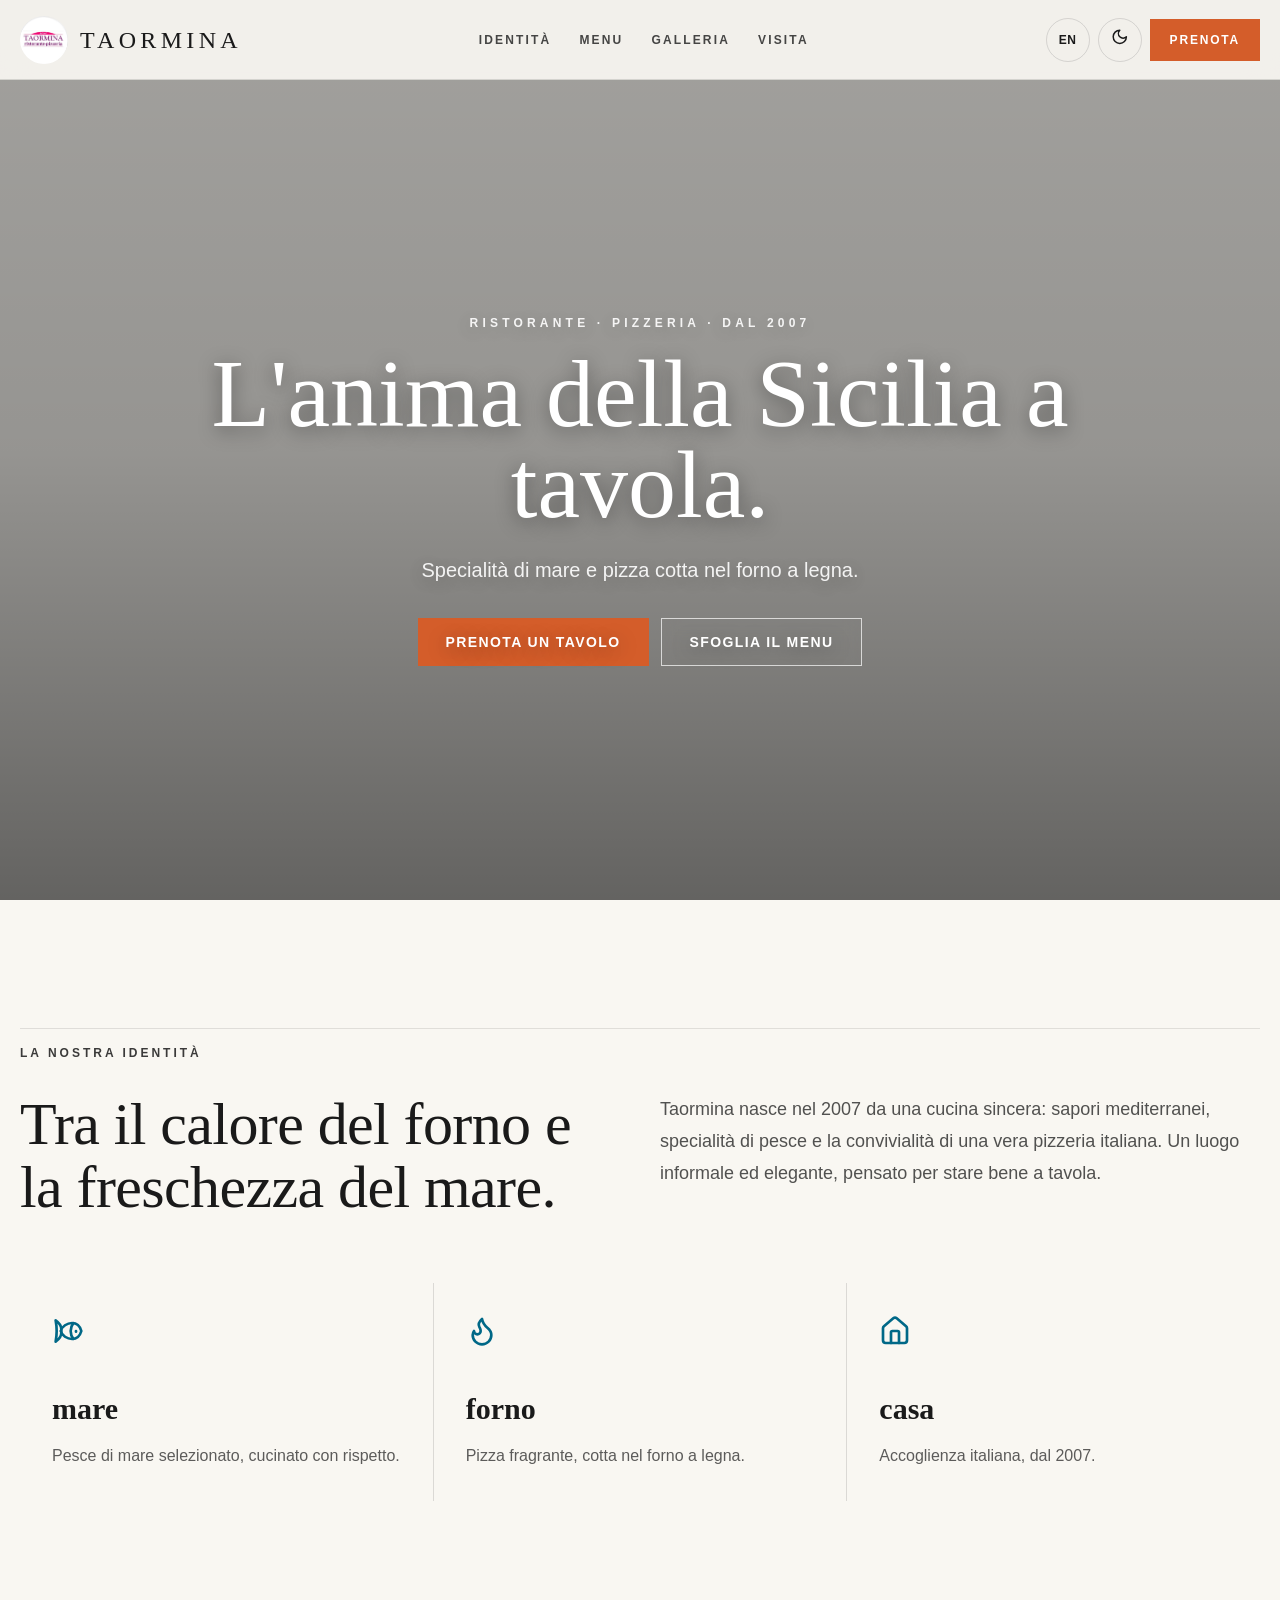
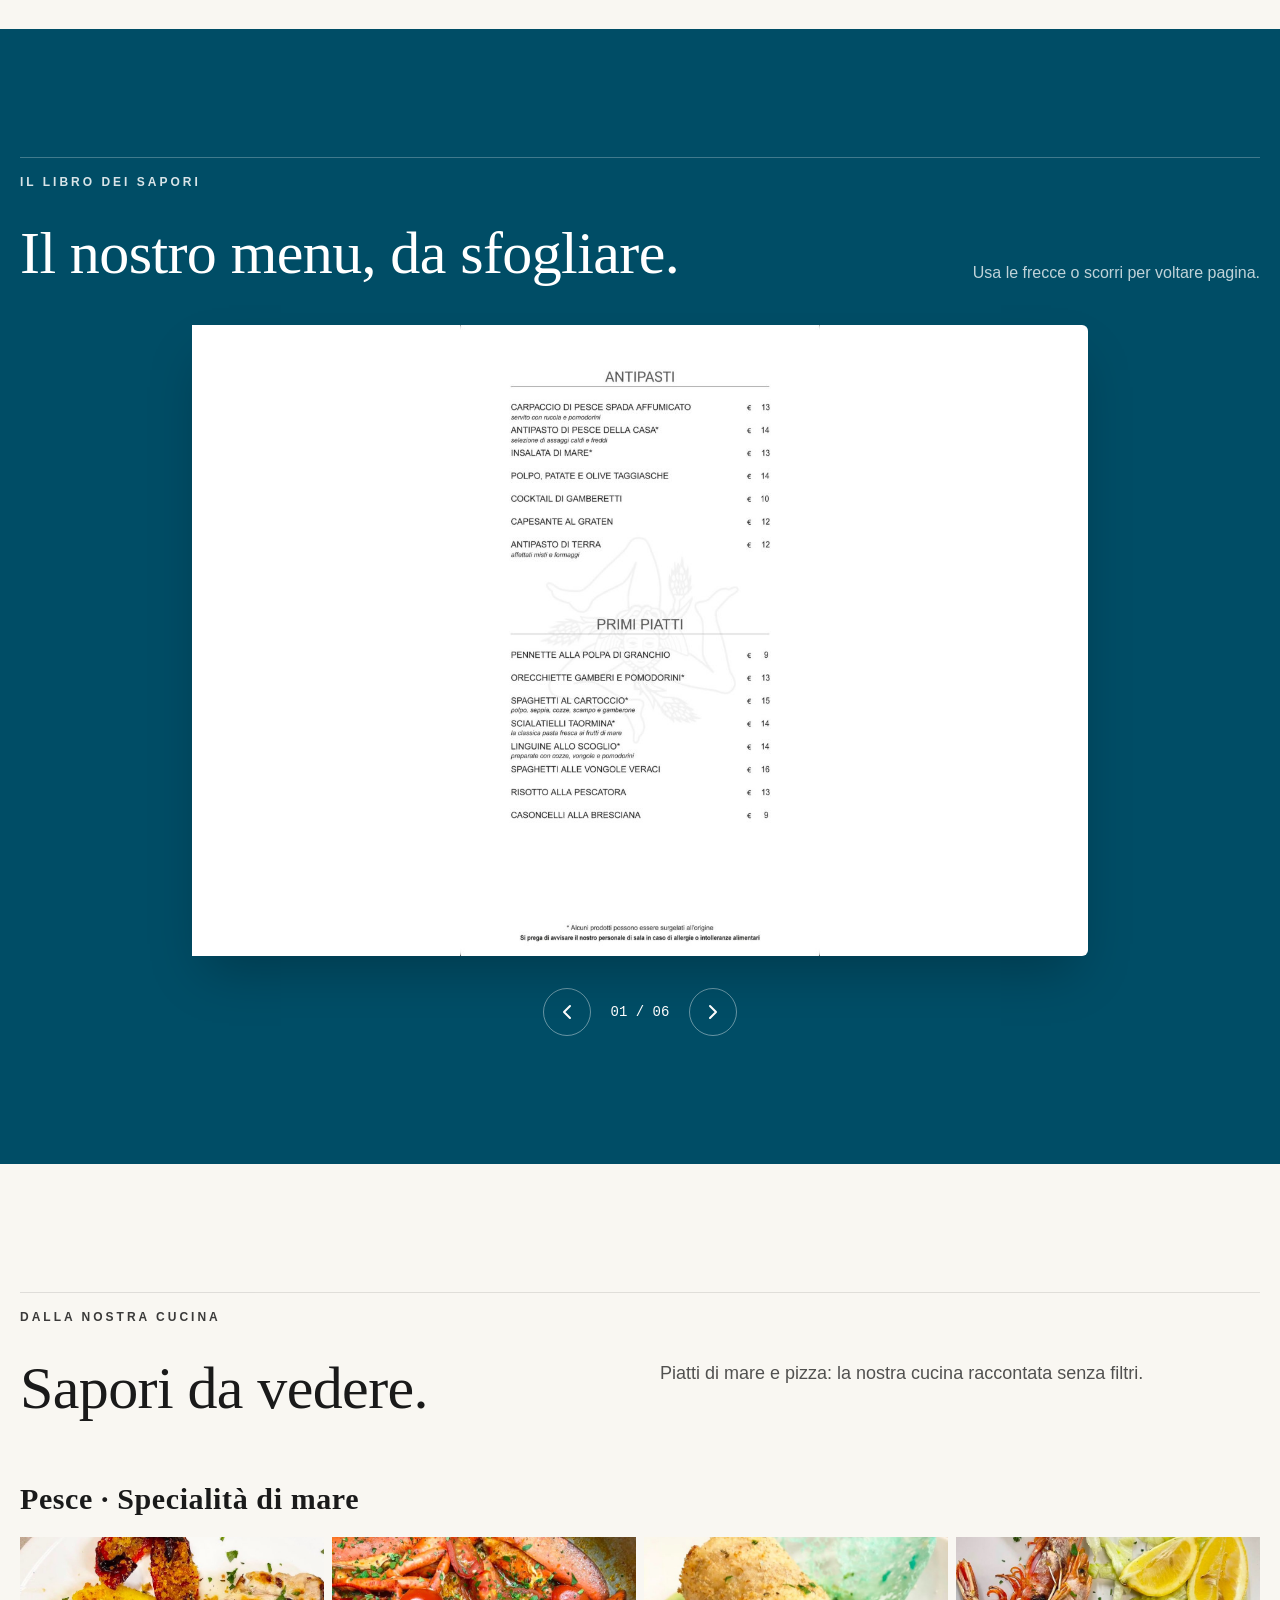
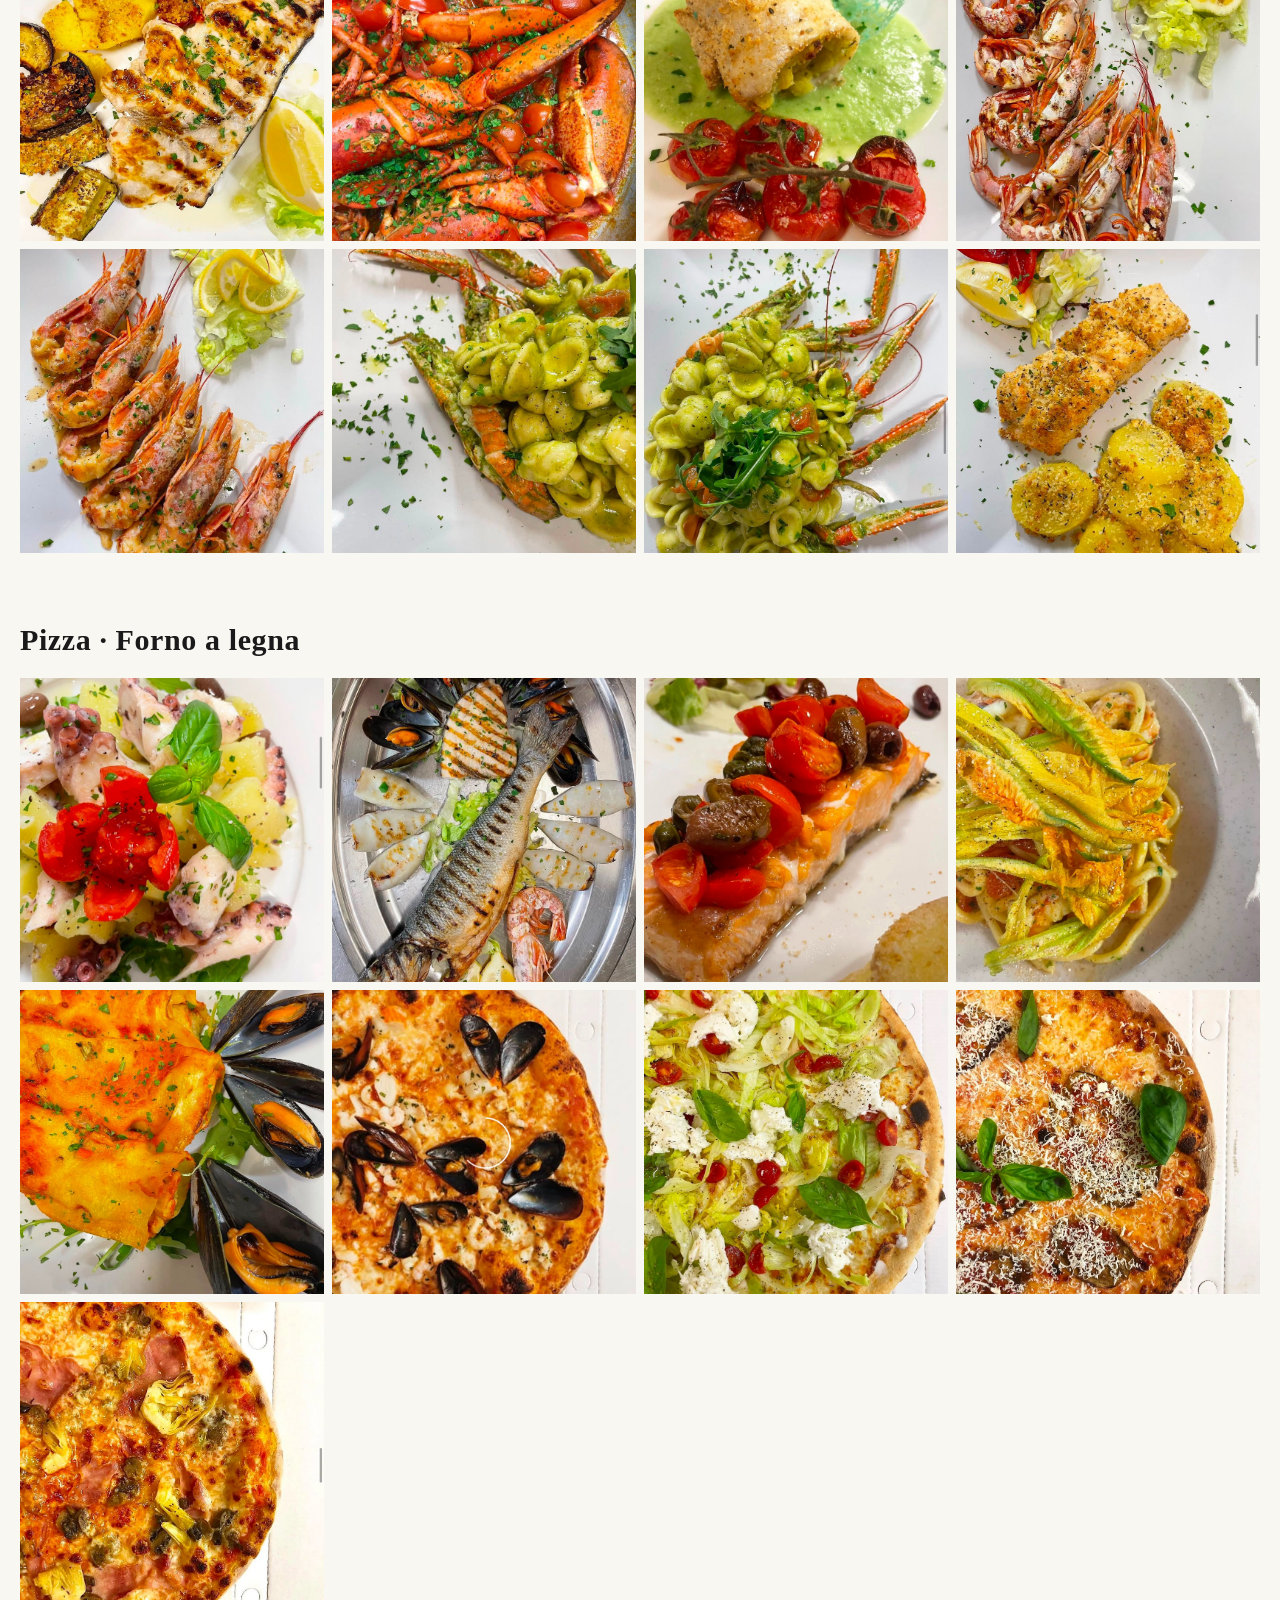
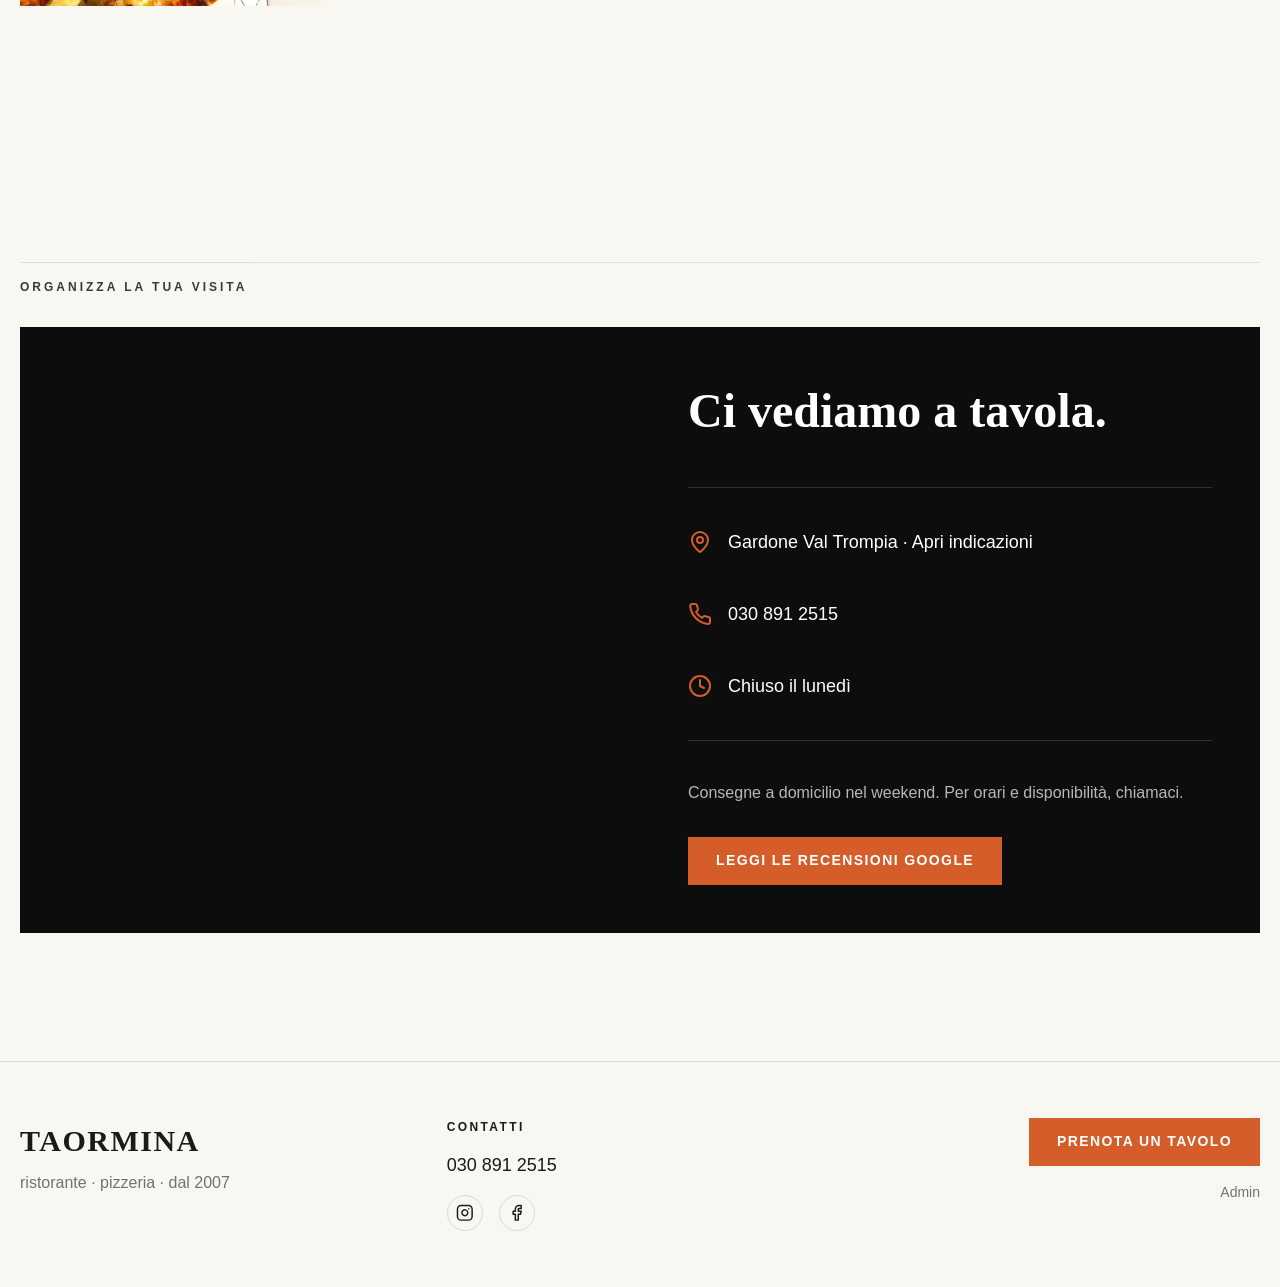
<file: index.html>
<!DOCTYPE html>
<html lang="it">
<head>
  <meta charset="utf-8">
  <meta name="viewport" content="width=device-width, initial-scale=1.0">
  <title>Taormina · Ristorante & Pizzeria</title>
  <meta name="description" content="Sito web elegante per Ristorante Pizzeria Taormina. Specialità di pesce, pizza cotta nel forno a legna dal 2007 a Gardone Val Trompia.">
  <link rel="icon" type="image/jpeg" href="assets/images/logo.jpeg">
  
  <!-- Main Stylesheet -->
  <link rel="stylesheet" href="css/style.css">
</head>
<body>

  <!-- ==================== HEADER ==================== -->
  <header class="site-header" id="header">
    <div class="header-inner">
      <!-- Brand Logo & Name -->
      <a href="index.html" class="brand-link" id="brand-link">
        <img src="assets/images/logo.jpeg" alt="Taormina Logo" class="brand-logo" id="header-logo">
        <span class="brand-name">TAORMINA</span>
      </a>

      <!-- Desktop Navigation -->
      <nav class="main-nav" id="main-nav" aria-label="Navigazione Principale">
        <a href="#identita" data-i18n="nav_identity">Identità</a>
        <a href="#menu" data-i18n="nav_menu">Menu</a>
        <a href="#galleria" data-i18n="nav_gallery">Galleria</a>
        <a href="#visita" data-i18n="nav_visit">Visita</a>
      </nav>

      <!-- Header Controls -->
      <div class="header-actions">
        <!-- Language Switcher -->
        <button class="control-btn" id="lang-toggle-btn" onclick="toggleLanguage()" aria-label="Cambia lingua" type="button">EN</button>
        
        <!-- Theme Toggle (Dark / Light) -->
        <button class="control-btn" id="theme-toggle-btn" onclick="toggleTheme()" aria-label="Cambia tema" type="button">
          <span id="theme-icon-container">
            <svg xmlns="http://www.w3.org/2000/svg" width="17" height="17" viewBox="0 0 24 24" fill="none" stroke="currentColor" stroke-width="2" stroke-linecap="round" stroke-linejoin="round">
              <path d="M12 3a6 6 0 0 0 9 9 9 9 0 1 1-9-9Z"/>
            </svg>
          </span>
        </button>

        <!-- CTA Book Table -->
        <a href="reservation.html" class="header-book-btn" id="header-book-btn" data-i18n="nav_book">Prenota</a>

        <!-- Mobile Menu Toggle -->
        <button class="menu-toggle-btn" id="mobile-menu-toggle" aria-label="Apri menu">
          <svg xmlns="http://www.w3.org/2000/svg" width="22" height="22" viewBox="0 0 24 24" fill="none" stroke="currentColor" stroke-width="2" stroke-linecap="round" stroke-linejoin="round">
            <line x1="4" x2="20" y1="12" y2="12"/><line x1="4" x2="20" y1="6" y2="6"/><line x1="4" x2="20" y1="18" y2="18"/>
          </svg>
        </button>
      </div>
    </div>
  </header>

  <!-- Mobile Drawer -->
  <div class="mobile-nav" id="mobile-nav">
    <a href="#identita" data-i18n="nav_identity">Identità</a>
    <a href="#menu" data-i18n="nav_menu">Menu</a>
    <a href="#galleria" data-i18n="nav_gallery">Galleria</a>
    <a href="#visita" data-i18n="nav_visit">Visita</a>
    <a href="reservation.html" class="cta-primary" style="margin-top: 1rem;" data-i18n="hero_btn_book">Prenota un tavolo</a>
  </div>

  <main>
    <!-- ==================== HERO SECTION ==================== -->
    <section class="hero-section" id="hero">
      <!-- Background Ambient Video -->
      <video class="hero-video" src="assets/video/hero-video.mp4" autoplay muted loop playsinline preload="auto"></video>
      <div class="hero-overlay"></div>

      <!-- Hero Content -->
      <div class="hero-content">
        <p class="hero-eyebrow" data-i18n="hero_eyebrow">Ristorante · Pizzeria · Dal 2007</p>
        <h1 class="hero-title" data-i18n="hero_title">L'anima della Sicilia a tavola.</h1>
        <p class="hero-desc" data-i18n="hero_subtitle">Specialità di mare e pizza cotta nel forno a legna.</p>
        <div class="hero-buttons">
          <a href="reservation.html" class="cta-primary" data-i18n="hero_btn_book">Prenota un tavolo</a>
          <a href="#menu" class="cta-ghost" data-i18n="hero_btn_menu">Sfoglia il menu</a>
        </div>
      </div>
    </section>

    <!-- ==================== SECTION IDENTITÀ ==================== -->
    <section class="section" id="identita">
      <div class="eyebrow" data-i18n="identity_eyebrow">La nostra identità</div>
      <div class="identity-grid">
        <h2 class="heading" data-i18n="identity_heading">Tra il calore del forno e la freschezza del mare.</h2>
        <p class="body-copy" data-i18n="identity_desc">Taormina nasce nel 2007 da una cucina sincera: sapori mediterranei, specialità di pesce e la convivialità di una vera pizzeria italiana. Un luogo informale ed elegante, pensato per stare bene a tavola.</p>
      </div>

      <!-- 3 Pillars Grid -->
      <div class="pillars-grid">
        <!-- Pillar 1: Mare / Seafood -->
        <div class="pillar-card">
          <svg class="pillar-icon" xmlns="http://www.w3.org/2000/svg" width="32" height="32" viewBox="0 0 24 24" fill="none" stroke="currentColor" stroke-width="2" stroke-linecap="round" stroke-linejoin="round">
            <path d="M6.5 12c.94-3.46 4.94-6 8.5-6 3.56 0 6.06 2.54 7 6-.94 3.47-3.44 6-7 6s-7.56-2.53-8.5-6Z"/>
            <path d="M18 12v.5"/>
            <path d="M16 17.93a9.77 9.77 0 0 1 0-11.86"/>
            <path d="M7 10.67C7 8 5.58 5.97 2.73 4 3.37 7.5 3.5 9 3.5 12c0 3-.13 4.5-.77 8 2.85-1.97 4.27-4 4.27-6.67v-2.66Z"/>
          </svg>
          <h3 class="font-display" data-i18n="pillar_sea_title">mare</h3>
          <p data-i18n="pillar_sea_desc">Pesce di mare selezionato, cucinato con rispetto.</p>
        </div>

        <!-- Pillar 2: Forno / Wood-fired -->
        <div class="pillar-card">
          <svg class="pillar-icon" xmlns="http://www.w3.org/2000/svg" width="32" height="32" viewBox="0 0 24 24" fill="none" stroke="currentColor" stroke-width="2" stroke-linecap="round" stroke-linejoin="round">
            <path d="M8.5 14.5A2.5 2.5 0 0 0 11 12c0-1.38-.5-2-1-3-1.072-2.143-.224-4.054 2-6 .5 2.5 2 4.9 4 6.5 2 1.6 3 3.5 3 5.5a7 7 0 1 1-14 0c0-1.153.433-2.294 1-3a2.5 2.5 0 0 0 2.5 2.5z"/>
          </svg>
          <h3 class="font-display" data-i18n="pillar_oven_title">forno</h3>
          <p data-i18n="pillar_oven_desc">Pizza fragrante, cotta nel forno a legna.</p>
        </div>

        <!-- Pillar 3: Casa / Hospitality -->
        <div class="pillar-card">
          <svg class="pillar-icon" xmlns="http://www.w3.org/2000/svg" width="32" height="32" viewBox="0 0 24 24" fill="none" stroke="currentColor" stroke-width="2" stroke-linecap="round" stroke-linejoin="round">
            <path d="M15 21v-8a1 1 0 0 0-1-1h-4a1 1 0 0 0-1 1v8"/>
            <path d="M3 10a2 2 0 0 1 .709-1.528l7-5.999a2 2 0 0 1 2.582 0l7 5.999A2 2 0 0 1 21 10v9a2 2 0 0 1-2 2H5a2 2 0 0 1-2-2z"/>
          </svg>
          <h3 class="font-display" data-i18n="pillar_hospitality_title">casa</h3>
          <p data-i18n="pillar_hospitality_desc">Accoglienza italiana, dal 2007.</p>
        </div>
      </div>
    </section>

    <!-- ==================== SECTION MENU (FLIP-BOOK) ==================== -->
    <section id="menu" class="section bg-sea text-white">
      <div class="eyebrow border-white/30" data-i18n="menu_eyebrow">Il libro dei sapori</div>
      <div class="mb-10 flex flex-wrap items-end justify-between gap-5">
        <h2 class="heading max-w-3xl" data-i18n="menu_heading">Il nostro menu, da sfogliare.</h2>
        <p class="max-w-sm opacity-75" data-i18n="menu_desc">Usa le frecce o scorri per voltare pagina.</p>
      </div>

      <!-- Flip-Book Viewer -->
      <div class="book mx-auto max-w-4xl">
        <div class="book-page" id="book-page">
          <img src="assets/images/menu/page-1.jpg" alt="Menu Taormina, pagina 1" class="h-full w-full object-contain" id="menu-page-img">
        </div>
      </div>

      <!-- Flip-Book Controls -->
      <div class="mt-8 flex items-center justify-center gap-5">
        <button class="round-button" id="menu-prev-btn" onclick="changeMenuPage(-1)" aria-label="Pagina precedente" type="button">
          <svg xmlns="http://www.w3.org/2000/svg" width="24" height="24" viewBox="0 0 24 24" fill="none" stroke="currentColor" stroke-width="2" stroke-linecap="round" stroke-linejoin="round" style="pointer-events: none;">
            <path d="m15 18-6-6 6-6"/>
          </svg>
        </button>
        
        <span class="font-mono text-sm" id="menu-counter">01 / 06</span>
        
        <button class="round-button" id="menu-next-btn" onclick="changeMenuPage(1)" aria-label="Pagina successiva" type="button">
          <svg xmlns="http://www.w3.org/2000/svg" width="24" height="24" viewBox="0 0 24 24" fill="none" stroke="currentColor" stroke-width="2" stroke-linecap="round" stroke-linejoin="round" style="pointer-events: none;">
            <path d="m9 18 6-6-6-6"/>
          </svg>
        </button>
      </div>
    </section>

    <!-- ==================== SECTION GALLERIA ==================== -->
    <section class="section" id="galleria">
      <div class="eyebrow" data-i18n="gallery_eyebrow">Dalla nostra cucina</div>
      <div class="identity-grid" style="margin-bottom: 2.5rem;">
        <h2 class="heading" data-i18n="gallery_heading">Sapori da vedere.</h2>
        <p class="body-copy" data-i18n="gallery_desc">Piatti di mare e pizza: la nostra cucina raccontata senza filtri.</p>
      </div>

      <!-- Subgroup 1: Pesce / Seafood (8 images) -->
      <div class="gallery-subgroup">
        <h3 class="gallery-subgroup-title" data-i18n="gallery_seafood_label">Pesce · Specialità di mare</h3>
        <div class="gallery-grid">
          <div class="gallery-item"><img src="assets/images/gallery-seafood/seafood-1.jpg" alt="Pesce Specialità 1" class="gallery-img" loading="lazy"></div>
          <div class="gallery-item"><img src="assets/images/gallery-seafood/seafood-2.jpg" alt="Pesce Specialità 2" class="gallery-img" loading="lazy"></div>
          <div class="gallery-item"><img src="assets/images/gallery-seafood/seafood-3.jpg" alt="Pesce Specialità 3" class="gallery-img" loading="lazy"></div>
          <div class="gallery-item"><img src="assets/images/gallery-seafood/seafood-4.jpg" alt="Pesce Specialità 4" class="gallery-img" loading="lazy"></div>
          <div class="gallery-item"><img src="assets/images/gallery-seafood/seafood-5.jpg" alt="Pesce Specialità 5" class="gallery-img" loading="lazy"></div>
          <div class="gallery-item"><img src="assets/images/gallery-seafood/seafood-6.jpg" alt="Pesce Specialità 6" class="gallery-img" loading="lazy"></div>
          <div class="gallery-item"><img src="assets/images/gallery-seafood/seafood-7.jpg" alt="Pesce Specialità 7" class="gallery-img" loading="lazy"></div>
          <div class="gallery-item"><img src="assets/images/gallery-seafood/seafood-8.jpg" alt="Pesce Specialità 8" class="gallery-img" loading="lazy"></div>
        </div>
      </div>

      <!-- Subgroup 2: Pizza / Wood-fired (9 images) -->
      <div class="gallery-subgroup" style="margin-top: 4rem;">
        <h3 class="gallery-subgroup-title" data-i18n="gallery_pizza_label">Pizza · Forno a legna</h3>
        <div class="gallery-grid">
          <div class="gallery-item"><img src="assets/images/gallery-pizza/pizza-1.jpg" alt="Pizza Forno a legna 1" class="gallery-img" loading="lazy"></div>
          <div class="gallery-item"><img src="assets/images/gallery-pizza/pizza-2.jpg" alt="Pizza Forno a legna 2" class="gallery-img" loading="lazy"></div>
          <div class="gallery-item"><img src="assets/images/gallery-pizza/pizza-3.jpg" alt="Pizza Forno a legna 3" class="gallery-img" loading="lazy"></div>
          <div class="gallery-item"><img src="assets/images/gallery-pizza/pizza-4.jpg" alt="Pizza Forno a legna 4" class="gallery-img" loading="lazy"></div>
          <div class="gallery-item"><img src="assets/images/gallery-pizza/pizza-5.jpg" alt="Pizza Forno a legna 5" class="gallery-img" loading="lazy"></div>
          <div class="gallery-item"><img src="assets/images/gallery-pizza/pizza-6.jpg" alt="Pizza Forno a legna 6" class="gallery-img" loading="lazy"></div>
          <div class="gallery-item"><img src="assets/images/gallery-pizza/pizza-7.jpg" alt="Pizza Forno a legna 7" class="gallery-img" loading="lazy"></div>
          <div class="gallery-item"><img src="assets/images/gallery-pizza/pizza-8.jpg" alt="Pizza Forno a legna 8" class="gallery-img" loading="lazy"></div>
          <div class="gallery-item"><img src="assets/images/gallery-pizza/pizza-9.jpg" alt="Pizza Forno a legna 9" class="gallery-img" loading="lazy"></div>
        </div>
      </div>
    </section>

    <!-- ==================== SECTION VISITA & CONTACT ==================== -->
    <section class="section" id="visita">
      <div class="eyebrow" data-i18n="visit_eyebrow">Organizza la tua visita</div>
      
      <div class="visit-card-grid">
        <!-- Interactive Map Iframe -->
        <div>
          <iframe title="Mappa Ristorante Taormina" class="visit-map-iframe" loading="lazy" src="https://maps.google.com/maps?q=45.6869896,10.1862471&z=15&output=embed"></iframe>
        </div>

        <!-- Details & Hours -->
        <div class="visit-details">
          <h2 class="visit-title" data-i18n="visit_heading">Ci vediamo a tavola.</h2>
          
          <div class="info-rows">
            <!-- Map Address -->
            <a class="info-row" href="https://google.com/maps/place/Ristorante+Pizzeria+Taormina/@45.6869896,10.1836722,17z/data=!4m6!3m5!1s0x47817c0e0712fc17:0x4da3816d8ef48b09!8m2!3d45.6869896!4d10.1862471!16s%2Fg%2F1tf8rz6_" target="_blank" rel="noreferrer">
              <svg xmlns="http://www.w3.org/2000/svg" viewBox="0 0 24 24" fill="none" stroke="currentColor" stroke-width="2" stroke-linecap="round" stroke-linejoin="round"><path d="M20 10c0 4.993-5.539 10.193-7.399 11.799a1 1 0 0 1-1.202 0C9.539 20.193 4 14.993 4 10a8 8 0 0 1 16 0"/><circle cx="12" cy="10" r="3"/></svg>
              <span data-i18n="visit_location">Gardone Val Trompia · Apri indicazioni</span>
            </a>

            <!-- Phone -->
            <a class="info-row" href="tel:+390308912515">
              <svg xmlns="http://www.w3.org/2000/svg" viewBox="0 0 24 24" fill="none" stroke="currentColor" stroke-width="2" stroke-linecap="round" stroke-linejoin="round"><path d="M22 16.92v3a2 2 0 0 1-2.18 2 19.79 19.79 0 0 1-8.63-3.07 19.5 19.5 0 0 1-6-6 19.79 19.79 0 0 1-3.07-8.67A2 2 0 0 1 4.11 2h3a2 2 0 0 1 2 1.72 12.84 12.84 0 0 0 .7 2.81 2 2 0 0 1-.45 2.11L8.09 9.91a16 16 0 0 0 6 6l1.27-1.27a2 2 0 0 1 2.11-.45 12.84 12.84 0 0 0 2.81.7A2 2 0 0 1 22 16.92z"/></svg>
              <span>030 891 2515</span>
            </a>

            <!-- Hours / Closed Monday -->
            <div class="info-row">
              <svg xmlns="http://www.w3.org/2000/svg" viewBox="0 0 24 24" fill="none" stroke="currentColor" stroke-width="2" stroke-linecap="round" stroke-linejoin="round"><circle cx="12" cy="12" r="10"/><polyline points="12 6 12 12 16 14"/></svg>
              <span data-i18n="visit_closed">Chiuso il lunedì</span>
            </div>
          </div>

          <p style="margin-bottom: 2rem; opacity: 0.7;" data-i18n="visit_delivery">Consegne a domicilio nel weekend. Per orari e disponibilità, chiamaci.</p>
          <a class="cta-primary" href="https://www.google.com/search?q=Ristorante+Pizzeria+Taormina+Avis" target="_blank" rel="noreferrer" data-i18n="visit_reviews">Leggi le recensioni Google</a>
        </div>
      </div>
    </section>
  </main>

  <!-- ==================== FOOTER ==================== -->
  <footer class="site-footer">
    <div class="footer-inner">
      <!-- Footer Brand -->
      <div class="footer-brand">
        <h4 class="font-display">TAORMINA</h4>
        <p data-i18n="footer_subtitle">ristorante · pizzeria · dal 2007</p>
      </div>

      <!-- Footer Contacts & Socials -->
      <div class="footer-contact">
        <h5 data-i18n="footer_contact_title">Contatti</h5>
        <a href="tel:+390308912515" style="display: block; font-size: 1.125rem;">030 891 2515</a>
        
        <div class="footer-socials">
          <a href="https://instagram.com/taormina_pizzeriaristorante" target="_blank" rel="noreferrer" aria-label="Instagram">
            <svg xmlns="http://www.w3.org/2000/svg" viewBox="0 0 24 24" fill="none" stroke="currentColor" stroke-width="2" stroke-linecap="round" stroke-linejoin="round"><rect width="20" height="20" x="2" y="2" rx="5" ry="5"/><path d="M16 11.37A4 4 0 1 1 12.63 8 4 4 0 0 1 16 11.37z"/><line x1="17.5" x2="17.51" y1="6.5" y2="6.5"/></svg>
          </a>
          <a href="https://facebook.com/p/Ristorante-Pizzeria-Taormina-100054453821305" target="_blank" rel="noreferrer" aria-label="Facebook">
            <svg xmlns="http://www.w3.org/2000/svg" viewBox="0 0 24 24" fill="none" stroke="currentColor" stroke-width="2" stroke-linecap="round" stroke-linejoin="round"><path d="M18 2h-3a5 5 0 0 0-5 5v3H7v4h3v8h4v-8h3l1-4h-4V7a1 1 0 0 1 1-1h3z"/></svg>
          </a>
        </div>
      </div>

      <!-- Footer Actions -->
      <div class="footer-actions">
        <a href="reservation.html" class="cta-primary" data-i18n="footer_book">Prenota un tavolo</a>
        <a href="admin.html" class="admin-link">Admin</a>
      </div>
    </div>
  </footer>

  <!-- Scripts -->
  <script src="js/translations.js"></script>
  <script src="js/main.js"></script>
</body>
</html>
</file>
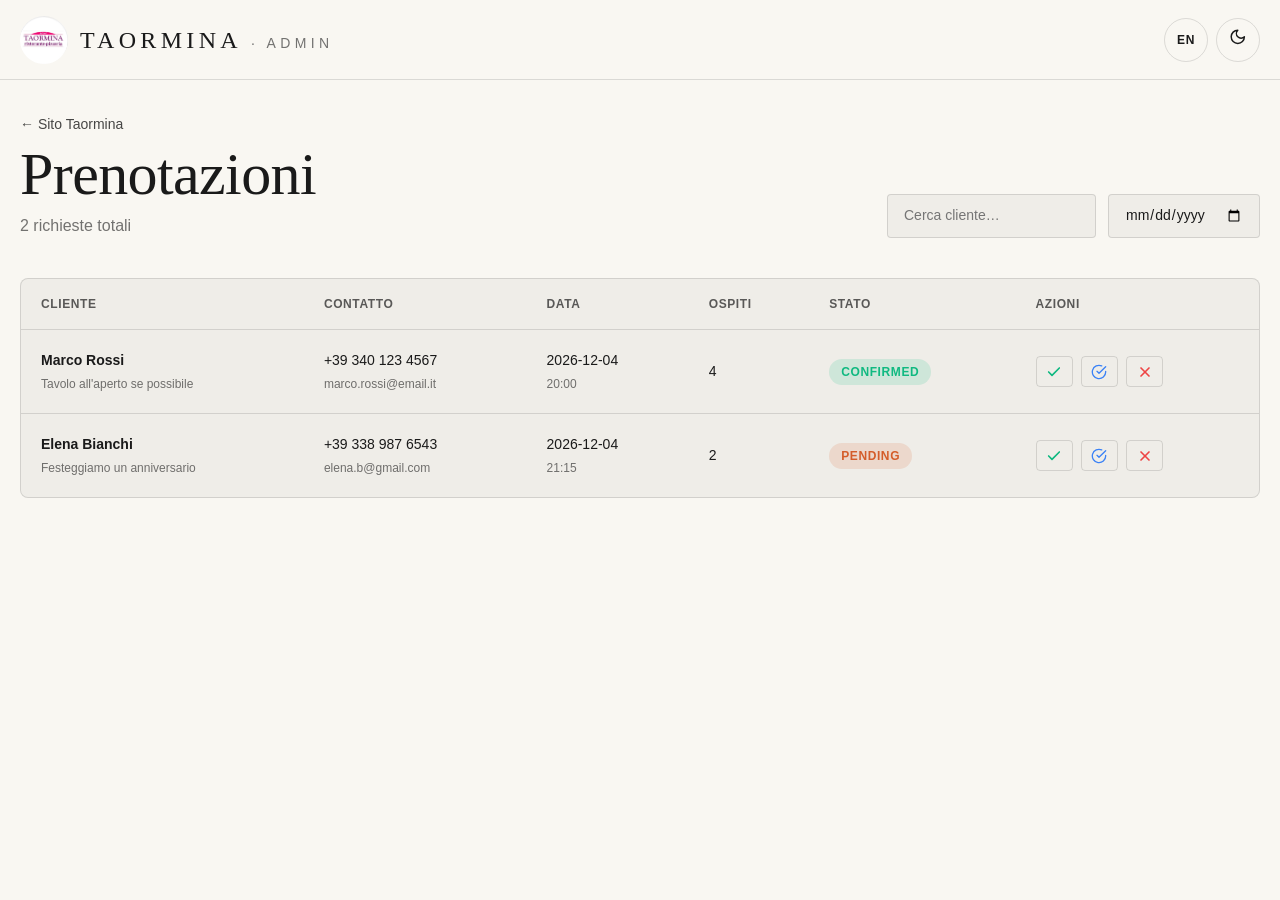
<file: admin.html>
<!DOCTYPE html>
<html lang="it">
<head>
  <meta charset="utf-8">
  <meta name="viewport" content="width=device-width, initial-scale=1.0">
  <title>Admin Prenotazioni · Taormina</title>
  <link rel="icon" type="image/jpeg" href="assets/images/logo.jpeg">
  <link rel="stylesheet" href="css/style.css">
  <style>
    .admin-header-flex {
      margin-bottom: 2.5rem;
      display: flex;
      flex-wrap: wrap;
      align-items: flex-end;
      justify-content: space-between;
      gap: 1.5rem;
    }
    .admin-filters {
      display: flex;
      flex-wrap: wrap;
      gap: 0.75rem;
    }
    .admin-filters input {
      padding: 0.6rem 1rem;
      background-color: var(--color-card-bg);
      border: 1px solid var(--color-border-subtle);
      border-radius: var(--radius-sm);
      font-size: 0.875rem;
      color: var(--color-ink);
    }
    .admin-filters input:focus {
      border-color: var(--color-ember);
    }
  </style>
</head>
<body>

  <!-- ==================== HEADER ==================== -->
  <header class="site-header">
    <div class="header-inner">
      <a href="index.html" class="brand-link">
        <img src="assets/images/logo.jpeg" alt="Taormina Logo" class="brand-logo">
        <span class="brand-name">TAORMINA <span style="font-size: 0.875rem; opacity: 0.6; font-family: var(--font-body); font-weight: 500;">· ADMIN</span></span>
      </a>

      <div class="header-actions">
        <button class="control-btn" id="lang-toggle-btn" onclick="toggleLanguage()" aria-label="Cambia lingua" type="button">EN</button>
        <button class="control-btn" id="theme-toggle-btn" onclick="toggleTheme()" aria-label="Cambia tema" type="button">
          <span id="theme-icon-container">
            <svg xmlns="http://www.w3.org/2000/svg" width="17" height="17" viewBox="0 0 24 24" fill="none" stroke="currentColor" stroke-width="2" stroke-linecap="round" stroke-linejoin="round">
              <path d="M12 3a6 6 0 0 0 9 9 9 9 0 1 1-9-9Z"/>
            </svg>
          </span>
        </button>
      </div>
    </div>
  </header>

  <!-- ==================== MAIN ADMIN DASHBOARD ==================== -->
  <main class="container" style="min-height: 100vh; padding-top: 7rem; padding-bottom: 5rem;">
    
    <div class="admin-header-flex">
      <div>
        <a href="index.html" class="back-link" style="margin-bottom: 0.5rem;" data-i18n="admin_back">← Sito Taormina</a>
        <h1 class="heading" data-i18n="admin_heading">Prenotazioni</h1>
        <p style="margin-top: 0.5rem; opacity: 0.6;" id="admin-total-count">0 richieste totali</p>
      </div>

      <!-- Filters -->
      <div class="admin-filters">
        <input type="text" id="admin-search" placeholder="Cerca cliente…" data-i18n-placeholder="admin_search_placeholder">
        <input type="date" id="admin-date-filter" aria-label="Filtra per data">
      </div>
    </div>

    <!-- Reservations Table Card -->
    <div class="admin-card">
      <div style="overflow-x: auto;">
        <table class="admin-table">
          <thead>
            <tr>
              <th data-i18n="admin_col_client">Cliente</th>
              <th data-i18n="admin_col_contact">Contatto</th>
              <th data-i18n="admin_col_date">Data</th>
              <th data-i18n="admin_col_guests">Ospiti</th>
              <th data-i18n="admin_col_status">Stato</th>
              <th data-i18n="admin_col_actions">Azioni</th>
            </tr>
          </thead>
          <tbody id="admin-table-body">
            <!-- Dynamic Rows rendered via admin.js -->
          </tbody>
        </table>
      </div>

      <!-- Empty state -->
      <p id="admin-no-results" style="display: none; padding: 4rem 1rem; text-align: center; opacity: 0.6;" data-i18n="admin_no_results">Nessuna prenotazione trovata.</p>
    </div>

  </main>

  <!-- Scripts -->
  <script src="js/translations.js"></script>
  <script src="js/main.js"></script>
  <script src="js/admin.js"></script>
</body>
</html>
</file>
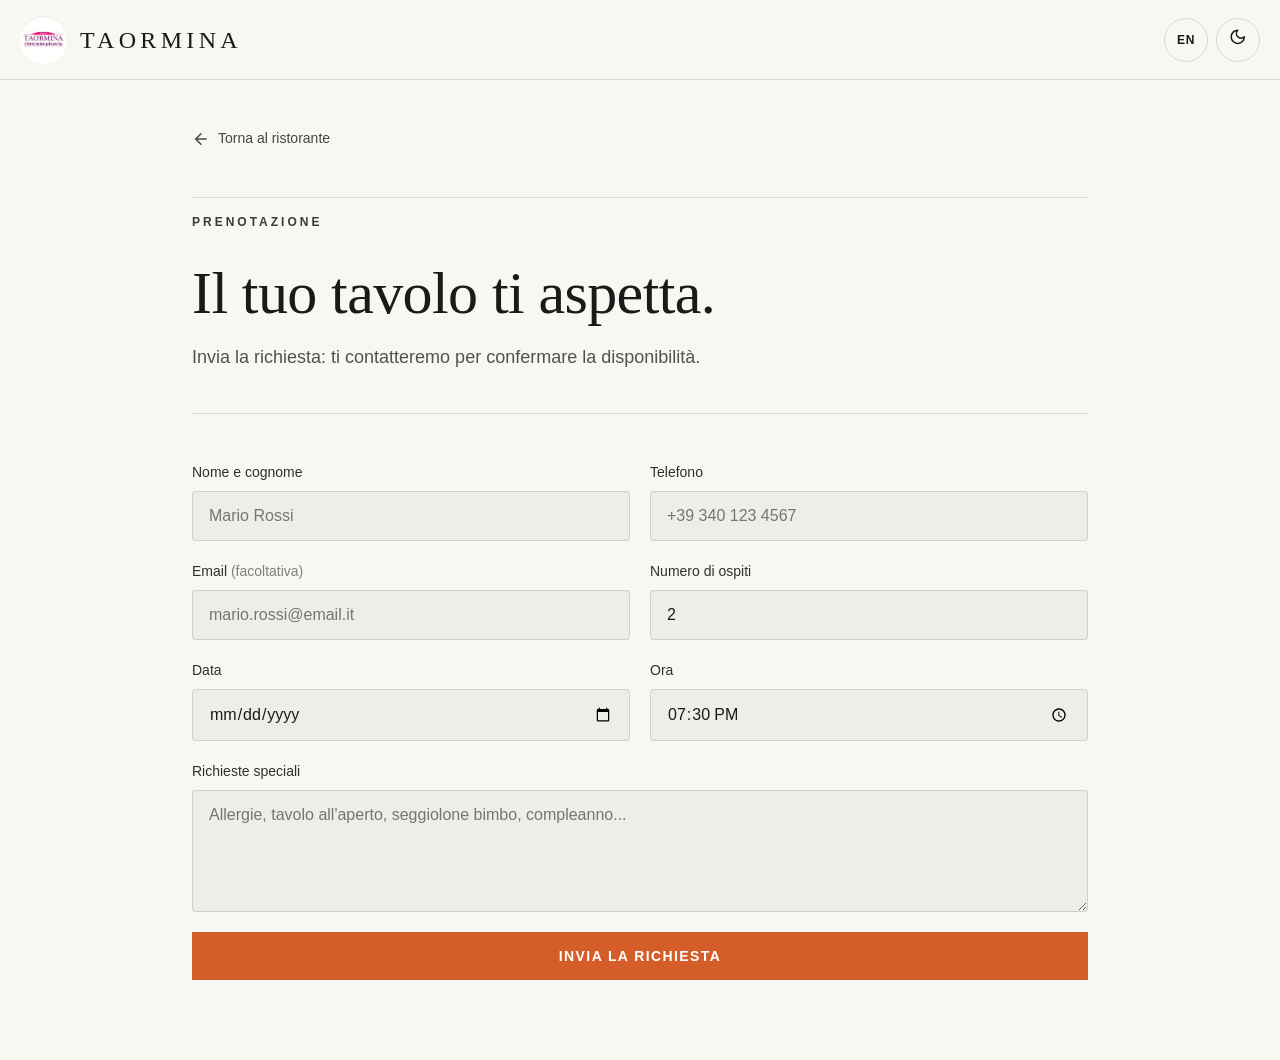
<file: reservation.html>
<!DOCTYPE html>
<html lang="it">
<head>
  <meta charset="utf-8">
  <meta name="viewport" content="width=device-width, initial-scale=1.0">
  <title>Prenotazione · Taormina Ristorante Pizzeria</title>
  <meta name="description" content="Prenota un tavolo al Ristorante Pizzeria Taormina a Gardone Val Trompia. Cucina di mare e pizza cotta nel forno a legna.">
  <link rel="icon" type="image/jpeg" href="assets/images/logo.jpeg">
  
  <!-- Main Stylesheet -->
  <link rel="stylesheet" href="css/style.css">
</head>
<body>

  <!-- ==================== HEADER ==================== -->
  <header class="site-header">
    <div class="header-inner">
      <a href="index.html" class="brand-link">
        <img src="assets/images/logo.jpeg" alt="Taormina Logo" class="brand-logo">
        <span class="brand-name">TAORMINA</span>
      </a>

      <div class="header-actions">
        <button class="control-btn" id="lang-toggle-btn" onclick="toggleLanguage()" aria-label="Cambia lingua" type="button">EN</button>
        <button class="control-btn" id="theme-toggle-btn" onclick="toggleTheme()" aria-label="Cambia tema" type="button">
          <span id="theme-icon-container">
            <svg xmlns="http://www.w3.org/2000/svg" width="17" height="17" viewBox="0 0 24 24" fill="none" stroke="currentColor" stroke-width="2" stroke-linecap="round" stroke-linejoin="round">
              <path d="M12 3a6 6 0 0 0 9 9 9 9 0 1 1-9-9Z"/>
            </svg>
          </span>
        </button>
      </div>
    </div>
  </header>

  <!-- ==================== MAIN RESERVATION CONTENT ==================== -->
  <main class="form-page-container">
    <div class="form-page-inner">
      
      <!-- Back to restaurant link -->
      <a href="index.html" class="back-link">
        <svg xmlns="http://www.w3.org/2000/svg" width="18" height="18" viewBox="0 0 24 24" fill="none" stroke="currentColor" stroke-width="2" stroke-linecap="round" stroke-linejoin="round">
          <path d="m12 19-7-7 7-7"/><path d="M19 12H5"/>
        </svg>
        <span data-i18n="reservation_back">Torna al ristorante</span>
      </a>

      <!-- Page Header -->
      <div style="margin-bottom: 3rem; border-bottom: 1px solid var(--color-border-subtle); padding-bottom: 2.5rem;">
        <p class="eyebrow" data-i18n="reservation_eyebrow">Prenotazione</p>
        <h1 class="heading" data-i18n="reservation_heading">Il tuo tavolo ti aspetta.</h1>
        <p class="body-copy" style="margin-top: 1rem;" data-i18n="reservation_desc">Invia la richiesta: ti contatteremo per confermare la disponibilità.</p>
      </div>

      <!-- Form Container -->
      <div id="form-wrapper">
        <form class="reservation-form-grid" id="reservation-form">
          <!-- Full Name -->
          <div class="form-group">
            <label for="full_name" data-i18n="form_fullname">Nome e cognome</label>
            <input type="text" id="full_name" name="full_name" required placeholder="Mario Rossi">
          </div>

          <!-- Phone -->
          <div class="form-group">
            <label for="phone" data-i18n="form_phone">Telefono</label>
            <input type="tel" id="phone" name="phone" required placeholder="+39 340 123 4567">
          </div>

          <!-- Email (Optional) -->
          <div class="form-group">
            <label for="email">
              <span data-i18n="form_email">Email</span> 
              <span style="opacity: 0.6;" data-i18n="form_optional">(facoltativa)</span>
            </label>
            <input type="email" id="email" name="email" placeholder="mario.rossi@email.it">
          </div>

          <!-- Number of Guests -->
          <div class="form-group">
            <label for="guests" data-i18n="form_guests">Numero di ospiti</label>
            <input type="number" id="guests" name="guests" min="1" value="2" required>
          </div>

          <!-- Date -->
          <div class="form-group">
            <label for="date" data-i18n="form_date">Data</label>
            <input type="date" id="date" name="date" required>
          </div>

          <!-- Time -->
          <div class="form-group">
            <label for="time" data-i18n="form_time">Ora</label>
            <input type="time" id="time" name="time" value="19:30" required>
          </div>

          <!-- Special Requests -->
          <div class="form-group col-span-2">
            <label for="special_requests" data-i18n="form_requests">Richieste speciali</label>
            <textarea id="special_requests" name="special_requests" rows="4" placeholder="Allergie, tavolo all'aperto, seggiolone bimbo, compleanno..."></textarea>
          </div>

          <!-- Submit Button -->
          <button type="submit" class="cta-primary" style="grid-column: 1 / -1; width: 100%;" id="submit-btn" data-i18n="form_submit">Invia la richiesta</button>
        </form>
      </div>

      <!-- Confirmation Stamp (Shown after submission) -->
      <div class="stamp" id="confirmation-stamp" style="display: none;">
        <span class="stamp-icon">✓</span>
        <h2 data-i18n="stamp_success_title">Richiesta inviata</h2>
        <p data-i18n="stamp_success_desc">Grazie! La tua prenotazione è stata inviata. Ti contatteremo presto per confermare.</p>
        <a href="index.html" class="cta-primary" style="margin-top: 2rem;" data-i18n="reservation_back">Torna al ristorante</a>
      </div>

    </div>
  </main>

  <!-- Scripts -->
  <script src="js/translations.js"></script>
  <script src="js/main.js"></script>
  <script src="js/reservation.js"></script>
</body>
</html>
</file>
<file: css/style.css>
/* ==========================================================================
   Ristorante Pizzeria Taormina - Stylesheet Principal
   100% Autonome (Vanilla CSS3)
   ========================================================================== */

/* --- Variables & Tokens --- */
:root {
  --color-bg-taormina: #f9f7f2;
  --color-bg-taormina-alpha: rgba(249, 247, 242, 0.92);
  --color-ink: #1a1a1a;
  --color-sea: #006887;
  --color-sea-hover: #004d66;
  --color-ember: #d45d2a;
  --color-ember-hover: #b94a1e;
  --color-border-subtle: rgba(0, 0, 0, 0.12);
  --color-border-hover: rgba(0, 0, 0, 0.25);
  --color-card-bg: rgba(0, 0, 0, 0.04);
  --color-overlay-bg: rgba(0, 0, 0, 0.6);
  --color-white: #ffffff;
  
  --font-display: Georgia, "Times New Roman", serif;
  --font-heading: Georgia, "Times New Roman", serif;
  --font-body: -apple-system, BlinkMacSystemFont, "Segoe UI", Roboto, Helvetica, Arial, sans-serif;
  --font-mono: ui-monospace, SFMono-Regular, Menlo, Monaco, Consolas, "Liberation Mono", "Courier New", monospace;
  
  --radius-sm: 4px;
  --radius-md: 8px;
  --radius-lg: 12px;
  --radius-full: 9999px;
  
  --header-height: 5rem;
  --transition-fast: 0.15s cubic-bezier(0.4, 0, 0.2, 1);
  --transition-normal: 0.3s cubic-bezier(0.4, 0, 0.2, 1);
  --transition-slow: 0.5s cubic-bezier(0.4, 0, 0.2, 1);
}

/* --- Mode Sombre --- */
html.dark {
  --color-bg-taormina: #0d0d0d;
  --color-bg-taormina-alpha: rgba(13, 13, 13, 0.92);
  --color-ink: #f9f7f2;
  --color-sea: #47c7f2;
  --color-sea-hover: #79d8f7;
  --color-border-subtle: rgba(255, 255, 255, 0.12);
  --color-border-hover: rgba(255, 255, 255, 0.28);
  --color-card-bg: rgba(255, 255, 255, 0.05);
  --color-overlay-bg: rgba(0, 0, 0, 0.8);
}

/* --- Base & Reset --- */
*, *::before, *::after {
  box-sizing: border-box;
  margin: 0;
  padding: 0;
}

html {
  font-family: var(--font-body);
  color: var(--color-ink);
  background-color: var(--color-bg-taormina);
  scroll-behavior: smooth;
  -webkit-font-smoothing: antialiased;
  -moz-osx-font-smoothing: grayscale;
}

body {
  min-height: 100vh;
  line-height: 1.5;
  background-color: var(--color-bg-taormina);
  color: var(--color-ink);
  transition: background-color var(--transition-slow), color var(--transition-slow);
}

img, video {
  display: block;
  max-width: 100%;
  height: auto;
}

a {
  color: inherit;
  text-decoration: none;
}

button, input, textarea, select {
  font: inherit;
  color: inherit;
  background: none;
  border: none;
  outline: none;
}

button {
  cursor: pointer;
}

/* --- Typographie Générale --- */
.font-display {
  font-family: var(--font-display);
}

.font-mono {
  font-family: var(--font-mono);
}

.heading {
  font-family: var(--font-display);
  font-size: clamp(2.25rem, 5vw, 3.75rem);
  line-height: 1.05;
  font-weight: 400;
  letter-spacing: -0.01em;
}

.body-copy {
  max-width: 42rem;
  font-size: 1.125rem;
  line-height: 2rem;
  opacity: 0.75;
}

.eyebrow {
  margin-bottom: 2rem;
  border-top: 1px solid var(--color-border-subtle);
  padding-top: 1rem;
  font-size: 0.75rem;
  line-height: 1rem;
  font-weight: 700;
  text-transform: uppercase;
  letter-spacing: 0.25em;
  opacity: 0.85;
}

/* --- Layout Conteneur & Sections --- */
.container {
  width: 100%;
  max-width: 80rem;
  margin-left: auto;
  margin-right: auto;
  padding-left: 1.25rem;
  padding-right: 1.25rem;
}

.section {
  max-width: 80rem;
  margin-left: auto;
  margin-right: auto;
  padding: 6rem 1.25rem;
}

@media (min-width: 768px) {
  .section {
    padding-top: 8rem;
    padding-bottom: 8rem;
  }
}

/* --- Header & Navigation --- */
header.site-header {
  position: fixed;
  top: 0;
  left: 0;
  right: 0;
  z-index: 50;
  height: var(--header-height);
  background-color: var(--color-bg-taormina-alpha);
  border-bottom: 1px solid var(--color-border-subtle);
  backdrop-filter: blur(16px);
  -webkit-backdrop-filter: blur(16px);
  transition: background-color var(--transition-normal), border-color var(--transition-normal);
}

.header-inner {
  display: flex;
  align-items: center;
  justify-content: space-between;
  height: 100%;
  max-width: 80rem;
  margin: 0 auto;
  padding: 0 1.25rem;
}

.brand-link {
  display: flex;
  align-items: center;
  gap: 0.75rem;
}

.brand-logo {
  width: 3rem;
  height: 3rem;
  border-radius: var(--radius-full);
  object-fit: cover;
}

.brand-name {
  font-family: var(--font-display);
  font-size: 1.5rem;
  letter-spacing: 0.18em;
  font-weight: 400;
}

nav.main-nav {
  display: none;
  align-items: center;
  gap: 1.75rem;
  font-size: 0.75rem;
  font-weight: 700;
  text-transform: uppercase;
  letter-spacing: 0.18em;
}

@media (min-width: 768px) {
  nav.main-nav {
    display: flex;
  }
}

nav.main-nav a {
  position: relative;
  padding: 0.25rem 0;
  transition: opacity var(--transition-fast);
  opacity: 0.8;
}

nav.main-nav a:hover {
  opacity: 1;
}

nav.main-nav a::after {
  content: '';
  position: absolute;
  bottom: 0;
  left: 0;
  width: 0;
  height: 1px;
  background-color: currentColor;
  transition: width var(--transition-normal);
}

nav.main-nav a:hover::after {
  width: 100%;
}

.header-actions {
  display: flex;
  align-items: center;
  gap: 0.5rem;
}

.control-btn {
  display: inline-flex;
  align-items: center;
  justify-content: center;
  height: 2.75rem;
  min-width: 2.75rem;
  border-radius: var(--radius-full);
  border: 1px solid var(--color-border-subtle);
  padding: 0 0.75rem;
  font-size: 0.75rem;
  font-weight: 700;
  letter-spacing: 0.05em;
  transition: background-color var(--transition-fast), border-color var(--transition-fast), color var(--transition-fast);
}

.control-btn:hover {
  background-color: var(--color-border-subtle);
}

.control-btn svg {
  width: 1.1rem;
  height: 1.1rem;
}

.header-book-btn {
  display: none;
  background-color: var(--color-ember);
  color: var(--color-white);
  padding: 0.75rem 1.25rem;
  font-size: 0.75rem;
  font-weight: 700;
  text-transform: uppercase;
  letter-spacing: 0.15em;
  transition: background-color var(--transition-fast);
}

@media (min-width: 640px) {
  .header-book-btn {
    display: inline-flex;
  }
}

.header-book-btn:hover {
  background-color: var(--color-ember-hover);
}

.menu-toggle-btn {
  display: inline-flex;
  align-items: center;
  justify-content: center;
  height: 2.75rem;
  width: 2.75rem;
  border-radius: var(--radius-full);
}

@media (min-width: 768px) {
  .menu-toggle-btn {
    display: none;
  }
}

/* Mobile Drawer */
.mobile-nav {
  position: fixed;
  top: var(--header-height);
  left: 0;
  right: 0;
  bottom: 0;
  background-color: var(--color-bg-taormina);
  border-top: 1px solid var(--color-border-subtle);
  padding: 2rem 1.5rem;
  display: flex;
  flex-direction: column;
  gap: 1.5rem;
  transform: translateY(-100%);
  opacity: 0;
  pointer-events: none;
  transition: transform var(--transition-normal), opacity var(--transition-normal);
  z-index: 40;
}

.mobile-nav.open {
  transform: translateY(0);
  opacity: 1;
  pointer-events: auto;
}

.mobile-nav a {
  font-family: var(--font-display);
  font-size: 1.75rem;
  padding: 0.5rem 0;
  border-bottom: 1px solid var(--color-border-subtle);
}

/* --- Boutons CTA & Classes d'Action --- */
.cta-primary {
  display: inline-flex;
  min-height: 3rem;
  align-items: center;
  justify-content: center;
  background-color: var(--color-ember);
  color: #ffffff;
  padding: 0.75rem 1.75rem;
  text-align: center;
  font-size: 0.875rem;
  font-weight: 700;
  text-transform: uppercase;
  letter-spacing: 0.1em;
  border: none;
  transition: background-color var(--transition-fast), transform var(--transition-fast), box-shadow var(--transition-fast);
}

.cta-primary:hover {
  background-color: var(--color-ember-hover);
  transform: translateY(-1px);
}

.cta-ghost {
  display: inline-flex;
  min-height: 3rem;
  align-items: center;
  justify-content: center;
  border: 1px solid rgba(255, 255, 255, 0.7);
  background-color: transparent;
  color: #ffffff;
  padding: 0.75rem 1.75rem;
  text-align: center;
  font-size: 0.875rem;
  font-weight: 700;
  text-transform: uppercase;
  letter-spacing: 0.1em;
  backdrop-filter: blur(8px);
  -webkit-backdrop-filter: blur(8px);
  transition: background-color var(--transition-fast), color var(--transition-fast);
}

.cta-ghost:hover {
  background-color: #ffffff;
  color: #000000;
}

.round-button {
  display: inline-flex;
  height: 3rem;
  width: 3rem;
  align-items: center;
  justify-content: center;
  border-radius: var(--radius-full);
  border: 1px solid rgba(255, 255, 255, 0.4);
  background-color: transparent;
  color: #ffffff;
  transition: background-color var(--transition-fast), color var(--transition-fast), border-color var(--transition-fast);
}

.round-button:hover {
  background-color: #ffffff;
  color: #004d66;
  border-color: #ffffff;
}

/* --- Section Hero --- */
.hero-section {
  position: relative;
  min-height: 100vh;
  overflow: hidden;
  padding-top: 5rem;
  display: flex;
  align-items: center;
  justify-content: center;
}

.hero-video {
  position: absolute;
  inset: 0;
  width: 100%;
  height: 100%;
  object-fit: cover;
  filter: contrast(1.12) saturate(1.15) brightness(1.05);
}

.hero-overlay {
  position: absolute;
  inset: 0;
  background: linear-gradient(to bottom, rgba(0,0,0,0.35) 0%, rgba(0,0,0,0.4) 50%, rgba(0,0,0,0.6) 100%);
}

.hero-content {
  position: relative;
  z-index: 10;
  max-width: 64rem;
  margin: 0 auto;
  padding: 2rem 1.25rem;
  text-align: center;
  color: #ffffff;
  text-shadow: 0 4px 20px rgba(0,0,0,0.4);
}

.hero-eyebrow {
  margin-bottom: 1rem;
  font-size: 0.75rem;
  font-weight: 700;
  text-transform: uppercase;
  letter-spacing: 0.35em;
  opacity: 0.9;
}

.hero-title {
  font-family: var(--font-display);
  font-size: clamp(2.75rem, 8vw, 6rem);
  line-height: 0.95;
  font-weight: 400;
}

.hero-desc {
  max-width: 36rem;
  margin: 1.5rem auto 0;
  font-size: clamp(1.125rem, 2.5vw, 1.25rem);
  line-height: 1.6;
  opacity: 0.9;
}

.hero-buttons {
  margin-top: 2rem;
  display: flex;
  flex-wrap: wrap;
  justify-content: center;
  gap: 0.75rem;
}

/* --- Section Identité --- */
.identity-grid {
  display: grid;
  gap: 2.5rem;
}

@media (min-width: 1024px) {
  .identity-grid {
    grid-template-columns: 1fr 1fr;
  }
}

.pillars-grid {
  margin-top: 4rem;
  display: grid;
  gap: 1px;
  background-color: var(--color-border-subtle);
}

@media (min-width: 768px) {
  .pillars-grid {
    grid-template-columns: repeat(3, 1fr);
  }
}

.pillar-card {
  background-color: var(--color-bg-taormina);
  padding: 2rem;
  transition: background-color var(--transition-slow);
}

.pillar-card .pillar-icon {
  margin-bottom: 2rem;
  color: var(--color-sea);
  width: 2rem;
  height: 2rem;
}

.pillar-card h3 {
  font-family: var(--font-display);
  font-size: 1.875rem;
  margin-bottom: 0.75rem;
}

.pillar-card p {
  opacity: 0.7;
  font-size: 1rem;
  line-height: 1.6;
}

/* --- Utility & Section Menu --- */
.bg-sea {
  background-color: #004d66;
}

html.dark .bg-sea {
  background-color: #003d52;
}

.text-white {
  color: #ffffff !important;
}

.border-white\/30 {
  border-color: rgba(255, 255, 255, 0.3) !important;
}

.mb-10 {
  margin-bottom: 2.5rem;
}

.mt-8 {
  margin-top: 2rem;
}

.flex {
  display: flex;
}

.flex-wrap {
  flex-wrap: wrap;
}

.items-end {
  align-items: flex-end;
}

.items-center {
  align-items: center;
}

.justify-between {
  justify-content: space-between;
}

.justify-center {
  justify-content: center;
}

.gap-5 {
  gap: 1.25rem;
}

.max-w-3xl {
  max-width: 48rem;
}

.max-w-sm {
  max-width: 24rem;
}

.max-w-4xl {
  max-width: 56rem;
}

.mx-auto {
  margin-left: auto;
  margin-right: auto;
}

.opacity-75 {
  opacity: 0.75;
}

.h-full {
  height: 100%;
}

.w-full {
  width: 100%;
}

.object-contain {
  object-fit: contain;
}

.text-sm {
  font-size: 0.875rem;
  line-height: 1.25rem;
}

/* --- Section Menu Flip-Book --- */
.book {
  perspective: 1800px;
  aspect-ratio: 1 / 1.42;
  margin-left: auto;
  margin-right: auto;
  max-width: 56rem;
}

@media (min-width: 640px) {
  .book {
    aspect-ratio: 1.42 / 1;
  }
}

.book-page {
  transform-origin: left center;
  animation: pageTurn 0.55s ease-out;
  height: 100%;
  overflow: hidden;
  border-top-right-radius: calc(var(--radius-md) - 2px);
  border-bottom-right-radius: calc(var(--radius-md) - 2px);
  background-color: #ffffff;
  box-shadow: 0 25px 50px -12px rgba(0, 0, 0, 0.25);
  display: flex;
  align-items: center;
  justify-content: center;
}

@keyframes pageTurn {
  0% {
    transform: rotateY(-25deg);
    opacity: 0.5;
  }
  100% {
    transform: rotateY(0deg);
    opacity: 1;
  }
}

.round-button {
  display: flex;
  height: 3rem;
  width: 3rem;
  align-items: center;
  justify-content: center;
  border-radius: 9999px;
  border: 1px solid rgba(255, 255, 255, 0.4);
  background: transparent;
  color: #ffffff;
  cursor: pointer;
  transition: color 0.15s cubic-bezier(0.4, 0, 0.2, 1), background-color 0.15s cubic-bezier(0.4, 0, 0.2, 1), border-color 0.15s cubic-bezier(0.4, 0, 0.2, 1);
}

.round-button:hover {
  background-color: #ffffff;
  color: #004d66;
}

/* --- Section Galerie --- */
.gallery-subgroup {
  margin-top: 3.5rem;
}

.gallery-subgroup-title {
  font-family: var(--font-display);
  font-size: 1.875rem;
  letter-spacing: 0.02em;
  margin-bottom: 1rem;
}

.gallery-grid {
  display: grid;
  grid-template-columns: repeat(2, 1fr);
  gap: 0.5rem;
}

@media (min-width: 768px) {
  .gallery-grid {
    grid-template-columns: repeat(3, 1fr);
  }
}

@media (min-width: 1024px) {
  .gallery-grid {
    grid-template-columns: repeat(4, 1fr);
  }
}

.gallery-item {
  aspect-ratio: 1 / 1;
  overflow: hidden;
  position: relative;
  background-color: rgba(0, 0, 0, 0.05);
  cursor: pointer;
}

.gallery-img {
  width: 100%;
  height: 100%;
  object-fit: cover;
  transition: transform 0.5s cubic-bezier(0.4, 0, 0.2, 1);
}

.gallery-item:hover .gallery-img {
  transform: scale(1.06);
}

/* --- Section Visite & Contact --- */
.visit-card-grid {
  display: grid;
  overflow: hidden;
  background-color: #0d0d0d;
  color: #ffffff;
}

@media (min-width: 1024px) {
  .visit-card-grid {
    grid-template-columns: 1fr 1fr;
  }
}

.visit-map-iframe {
  width: 100%;
  min-height: 420px;
  height: 100%;
  border: none;
  filter: grayscale(100%) contrast(125%);
}

.visit-details {
  padding: 2rem;
}

@media (min-width: 640px) {
  .visit-details {
    padding: 3rem;
  }
}

.visit-title {
  font-family: var(--font-display);
  font-size: clamp(2rem, 4vw, 3rem);
}

.info-rows {
  margin: 2.5rem 0;
  padding: 2rem 0;
  border-top: 1px solid rgba(255, 255, 255, 0.15);
  border-bottom: 1px solid rgba(255, 255, 255, 0.15);
  display: flex;
  flex-direction: column;
  gap: 1.75rem;
}

.info-row {
  display: flex;
  min-height: 2.75rem;
  align-items: center;
  gap: 1rem;
  font-size: 1.125rem;
  line-height: 1.75rem;
  transition: opacity var(--transition-fast);
}

.info-row:hover {
  opacity: 0.85;
}

.info-row svg {
  width: 1.5rem;
  height: 1.5rem;
  flex-shrink: 0;
  color: var(--color-ember);
}

/* --- Footer --- */
footer.site-footer {
  border-top: 1px solid var(--color-border-subtle);
  padding: 3.5rem 1.25rem;
}

.footer-inner {
  max-width: 80rem;
  margin: 0 auto;
  display: grid;
  gap: 2.5rem;
}

@media (min-width: 768px) {
  .footer-inner {
    grid-template-columns: repeat(3, 1fr);
  }
}

.footer-brand h4 {
  font-family: var(--font-display);
  font-size: 1.875rem;
  letter-spacing: 0.05em;
}

.footer-brand p {
  margin-top: 0.5rem;
  opacity: 0.6;
}

.footer-contact h5 {
  font-size: 0.75rem;
  font-weight: 700;
  text-transform: uppercase;
  letter-spacing: 0.2em;
  margin-bottom: 1rem;
}

.footer-socials {
  margin-top: 1rem;
  display: flex;
  gap: 1rem;
}

.footer-socials a {
  display: inline-flex;
  align-items: center;
  justify-content: center;
  width: 2.25rem;
  height: 2.25rem;
  border-radius: var(--radius-full);
  border: 1px solid var(--color-border-subtle);
  transition: background-color var(--transition-fast);
}

.footer-socials a:hover {
  background-color: var(--color-border-subtle);
}

.footer-socials svg {
  width: 1.1rem;
  height: 1.1rem;
}

.footer-actions {
  display: flex;
  flex-direction: column;
  gap: 1rem;
}

@media (min-width: 768px) {
  .footer-actions {
    text-align: right;
    align-items: flex-end;
  }
}

.admin-link {
  display: inline-block;
  font-size: 0.875rem;
  opacity: 0.6;
  transition: opacity var(--transition-fast);
}

.admin-link:hover {
  opacity: 1;
}

/* --- Formulaire de Réservation & Stamp --- */
.form-page-container {
  min-height: 100vh;
  padding: 8rem 1.25rem 5rem;
}

.form-page-inner {
  max-width: 56rem;
  margin: 0 auto;
}

.back-link {
  display: inline-flex;
  align-items: center;
  gap: 0.5rem;
  font-size: 0.875rem;
  margin-bottom: 3rem;
  opacity: 0.8;
  transition: opacity var(--transition-fast);
}

.back-link:hover {
  opacity: 1;
}

.reservation-form-grid {
  display: grid;
  gap: 1.25rem;
}

@media (min-width: 640px) {
  .reservation-form-grid {
    grid-template-columns: repeat(2, 1fr);
  }
}

.form-group {
  display: flex;
  flex-direction: column;
  gap: 0.5rem;
}

.form-group.col-span-2 {
  grid-column: 1 / -1;
}

.form-group label {
  font-size: 0.875rem;
  font-weight: 500;
  opacity: 0.9;
}

.form-group input,
.form-group textarea,
.form-group select {
  width: 100%;
  padding: 0.75rem 1rem;
  background-color: var(--color-card-bg);
  border: 1px solid var(--color-border-subtle);
  border-radius: var(--radius-sm);
  color: var(--color-ink);
  transition: border-color var(--transition-fast), background-color var(--transition-fast);
}

.form-group input:focus,
.form-group textarea:focus,
.form-group select:focus {
  border-color: var(--color-ember);
  background-color: transparent;
}

.stamp {
  margin: 0 auto;
  max-width: 36rem;
  border: 2px solid var(--color-ember);
  padding: 2.5rem;
  text-align: center;
  border-radius: var(--radius-md);
  background-color: var(--color-card-bg);
  animation: stampEnter 0.4s ease-out;
}

.stamp .stamp-icon {
  margin: 0 auto 1.25rem;
  display: flex;
  height: 4rem;
  width: 4rem;
  align-items: center;
  justify-content: center;
  border-radius: var(--radius-full);
  background-color: var(--color-ember);
  color: #ffffff;
  font-size: 1.875rem;
}

.stamp h2 {
  font-family: var(--font-display);
  font-size: 2.25rem;
  margin-bottom: 0.75rem;
}

.stamp p {
  opacity: 0.8;
  line-height: 1.6;
}

@keyframes stampEnter {
  0% {
    transform: scale(0.95);
    opacity: 0;
  }
  100% {
    transform: scale(1);
    opacity: 1;
  }
}

/* --- Admin Panel --- */
.admin-card {
  border: 1px solid var(--color-border-subtle);
  background-color: var(--color-card-bg);
  border-radius: var(--radius-md);
  overflow: hidden;
}

.admin-table {
  width: 100%;
  border-collapse: collapse;
  text-align: left;
  font-size: 0.875rem;
}

.admin-table th {
  padding: 1rem 1.25rem;
  border-bottom: 1px solid var(--color-border-subtle);
  font-weight: 600;
  text-transform: uppercase;
  letter-spacing: 0.05em;
  font-size: 0.75rem;
  opacity: 0.7;
}

.admin-table td {
  padding: 1.25rem;
  border-bottom: 1px solid var(--color-border-subtle);
  vertical-align: middle;
}

.admin-table tr:last-child td {
  border-bottom: none;
}

.admin-table small {
  display: block;
  opacity: 0.6;
  font-size: 0.75rem;
  margin-top: 0.25rem;
}

.status-badge {
  display: inline-block;
  border-radius: var(--radius-full);
  padding: 0.25rem 0.75rem;
  font-size: 0.75rem;
  font-weight: 700;
  text-transform: uppercase;
  letter-spacing: 0.05em;
}

.status-badge.pending {
  background-color: rgba(212, 93, 42, 0.15);
  color: #d45d2a;
}

.status-badge.confirmed {
  background-color: rgba(16, 185, 129, 0.15);
  color: #10b981;
}

.status-badge.completed {
  background-color: rgba(59, 130, 246, 0.15);
  color: #3b82f6;
}

.status-badge.cancelled {
  background-color: rgba(239, 68, 68, 0.15);
  color: #ef4444;
}

.action-btn-group {
  display: flex;
  gap: 0.5rem;
}

.action-btn-group button {
  padding: 0.4rem 0.6rem;
  border: 1px solid var(--color-border-subtle);
  border-radius: var(--radius-sm);
  display: inline-flex;
  align-items: center;
  justify-content: center;
  transition: background-color var(--transition-fast);
}

.action-btn-group button:hover {
  background-color: var(--color-border-hover);
}

.action-btn-group svg {
  width: 1rem;
  height: 1rem;
}

/* --- Page 404 --- */
.error-page-container {
  min-height: 100vh;
  display: flex;
  align-items: center;
  justify-content: center;
  padding: 1.5rem;
  text-align: center;
}

.error-404-number {
  font-size: 5rem;
  font-weight: 300;
  opacity: 0.4;
  line-height: 1;
}

.error-divider {
  width: 4rem;
  height: 2px;
  background-color: var(--color-border-subtle);
  margin: 1rem auto;
}
</file>
